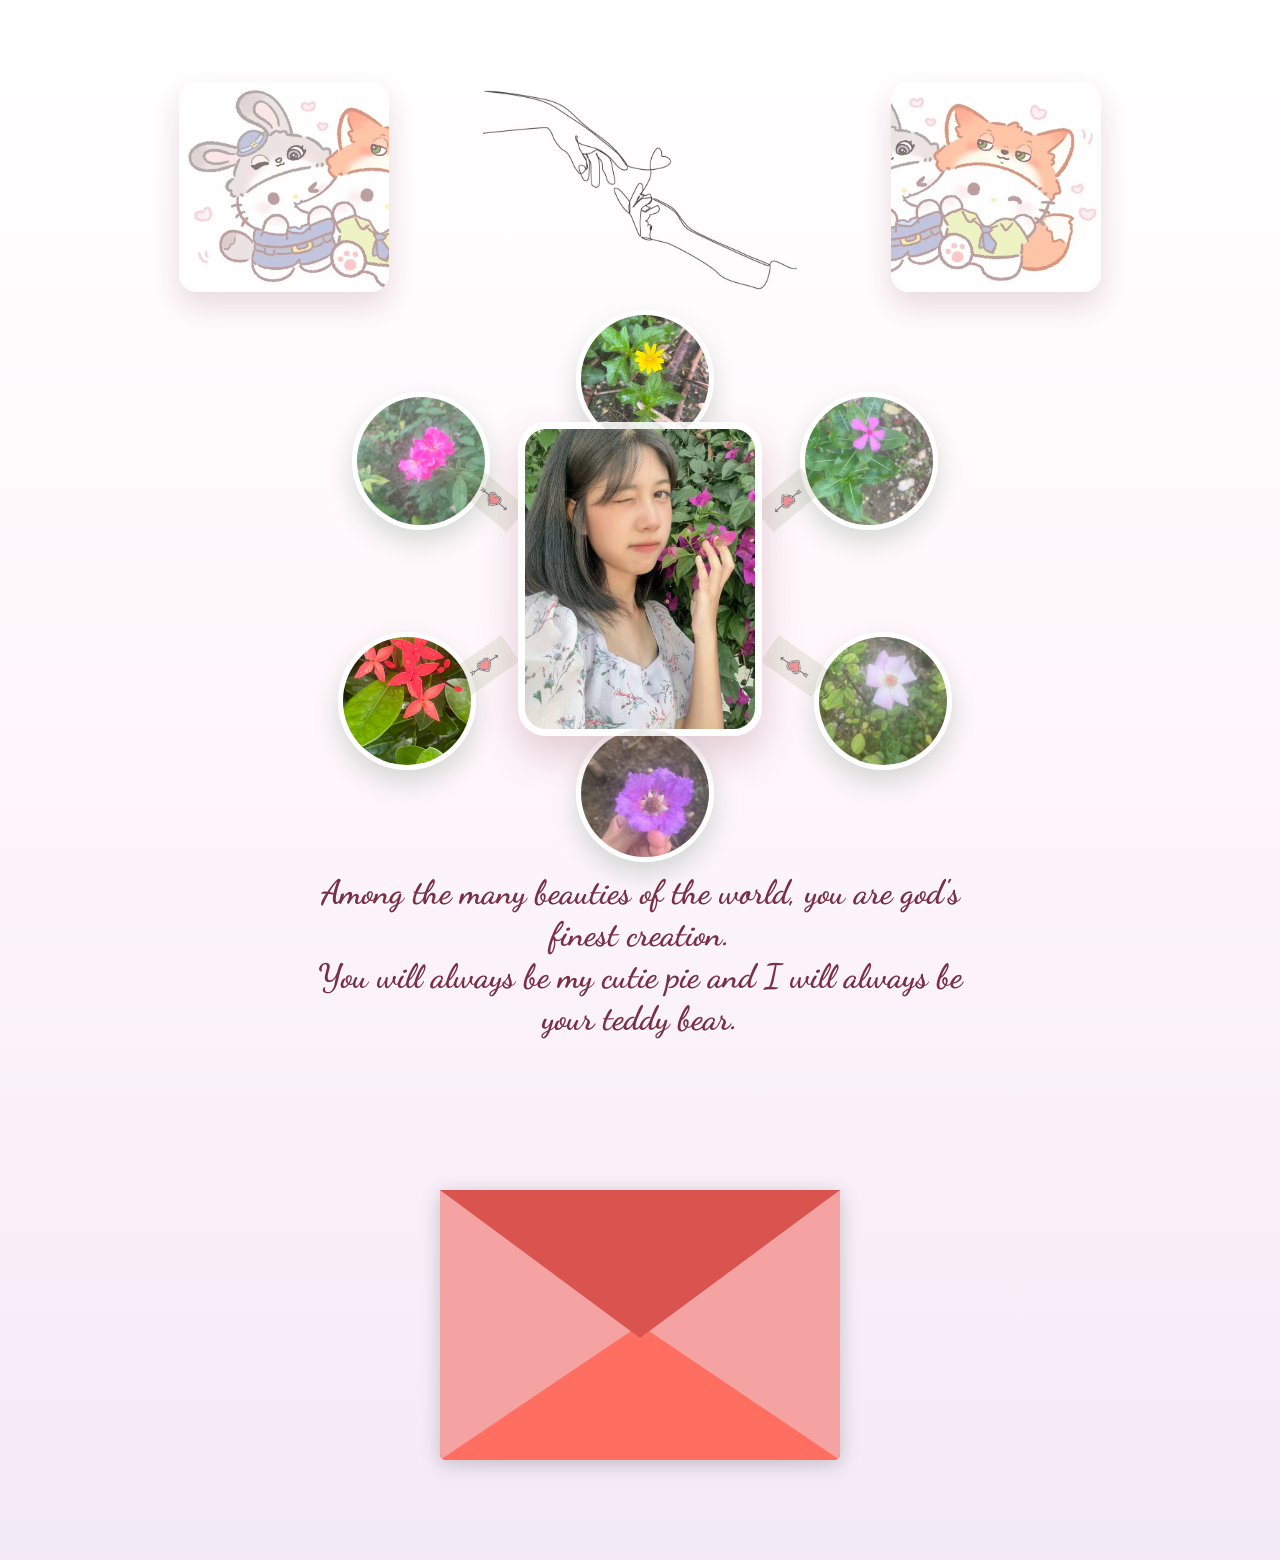
<file: index.html>
<!DOCTYPE html>
<html lang="en">
  <head>
    <meta charset="UTF-8" />
    <title>Happy 3th Monthsary!</title>
    <link rel="preconnect" href="https://fonts.googleapis.com" />
    <link rel="preconnect" href="https://fonts.gstatic.com" crossorigin />
    <link
      href="https://fonts.googleapis.com/css2?family=Dancing+Script:wght@400..700&display=swap"
      rel="stylesheet" />
    <link rel="stylesheet" href="love letter 2.css" />
  </head>
  <body>
    <!-- tiktok meowish -->
    <div class="envlope-wrapper">
      <img
        class="floating-photo photo-left"
        src="images/bunny-photo.jpg"
        alt="" />
      <img
        class="hands-art"
        src="images/hands-line-art.jpg"
        alt="" />
      <img
        class="floating-photo photo-right"
        src="images/fox-photo.jpg"
        alt="" />
      <section class="beauty-orbit" aria-label="Flower photo tribute">
        <div class="person-frame">
          <img src="images/finest-creation.jpg" alt="" />
        </div>
        <div class="flower-orbit flower-1">
          <img class="flower-photo" src="images/flower-yellow.jpg" alt="" />
          <img class="heart-arrow" src="images/heart-arrow.jpg" alt="" />
        </div>
        <div class="flower-orbit flower-2">
          <img class="flower-photo" src="images/flower-pink-simple.jpg" alt="" />
          <img class="heart-arrow" src="images/heart-arrow.jpg" alt="" />
        </div>
        <div class="flower-orbit flower-3">
          <img class="flower-photo" src="images/flower-soft-pink.jpg" alt="" />
          <img class="heart-arrow" src="images/heart-arrow.jpg" alt="" />
        </div>
        <div class="flower-orbit flower-4">
          <img class="flower-photo" src="images/flower-purple.jpg" alt="" />
          <img class="heart-arrow" src="images/heart-arrow.jpg" alt="" />
        </div>
        <div class="flower-orbit flower-5">
          <img class="flower-photo" src="images/flower-red.jpg" alt="" />
          <img class="heart-arrow" src="images/heart-arrow.jpg" alt="" />
        </div>
        <div class="flower-orbit flower-6">
          <img class="flower-photo" src="images/flower-hot-pink.jpg" alt="" />
          <img class="heart-arrow" src="images/heart-arrow.jpg" alt="" />
        </div>
        <p class="beauty-caption">
          Among the many beauties of the world, you are god's finest creation.<br />
          You will always be my cutie pie and I will always be your teddy bear.
        </p>
      </section>
      <div id="envelope" class="close">
        <div class="front flap"></div>
        <div class="front pocket"></div>
        <div class="letter">
          <div class="words line1">သို့/ကလေးလေးရတီစီ</div>
          <div class="words line2">ကို့ဘ၀ထဲကလေးလေးရောက်လာတဲ့၃လတွင်းမှာပဲများရီးပြောင်းလဲခဲ့ပါတယ်တစ််သက်လုံးစာမရခဲ့တဲ့နွေးထွေးမှုတွေကလေးလေးနဲ့မှသိလာရပါတယ်</div>
          <div class="words line3">ကိုတိုင်လည်းနွေးထွေးမှုတွေပြရမှာမရှက်တော့ဘူး</div>
          <div class="words line4">ကလေးလေးကိုအမြဲချစ်နေမယ်အဲ့တာကကတိဆိုတာထက်အမှန်တရားပါပဲ</div>
        </div>
        <div class="hearts">
          <div class="heart a1"></div>
          <div class="heart a2"></div>
          <div class="heart a3"></div>
        </div>
      </div>
    </div>
    <script src="https://cdnjs.cloudflare.com/ajax/libs/jquery/3.5.1/jquery.min.js"></script>
    <script src="love letter 2.js"></script>
  </body>
</html>
</file>
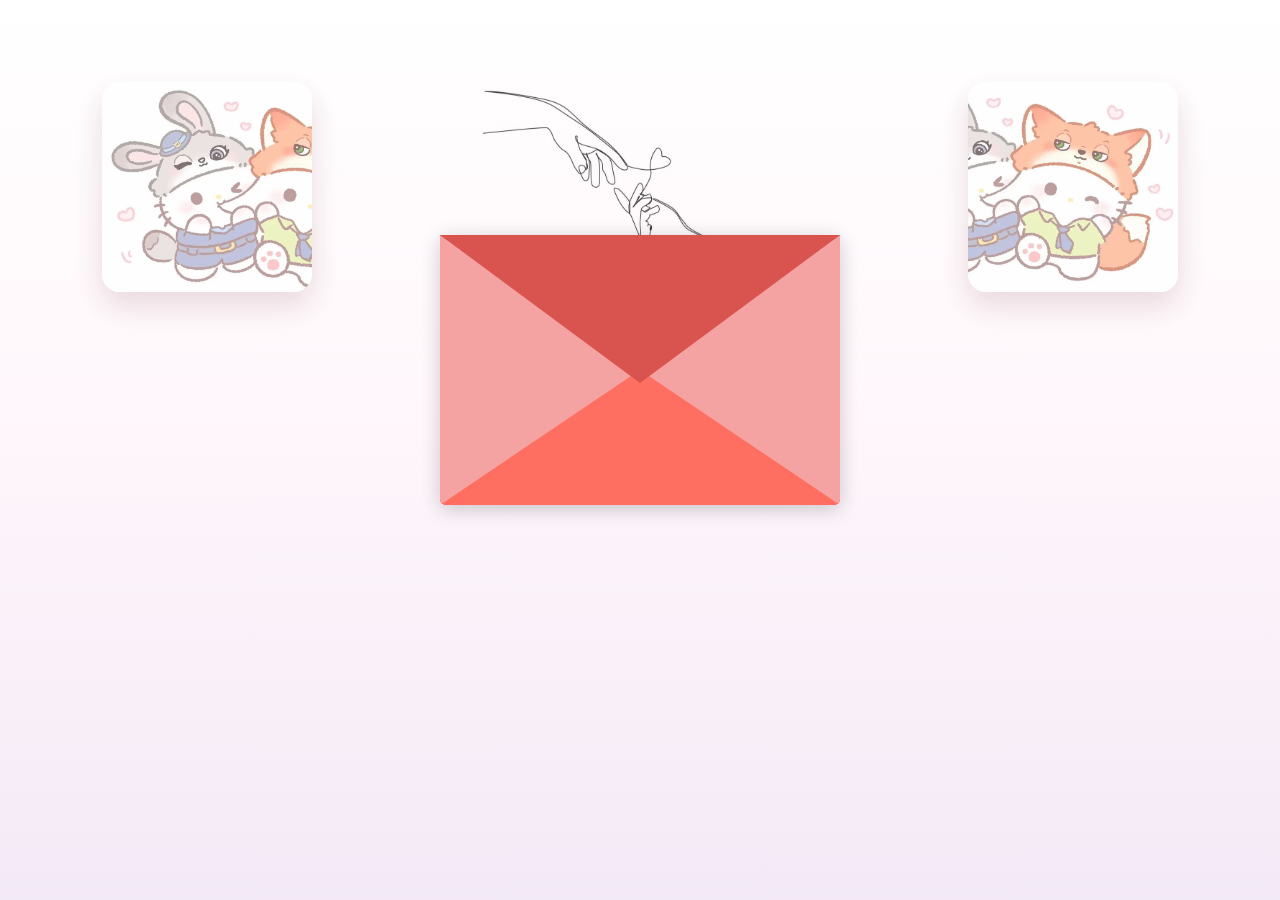
<file: love letter2 code/index.html>
<!DOCTYPE html>
<html lang="en">
  <head>
    <meta charset="UTF-8" />
    <title>Love letter for crush</title>
    <link rel="preconnect" href="https://fonts.googleapis.com" />
    <link rel="preconnect" href="https://fonts.gstatic.com" crossorigin />
    <link
      href="https://fonts.googleapis.com/css2?family=Dancing+Script:wght@400..700&display=swap"
      rel="stylesheet" />
    <link rel="stylesheet" href="love letter 2.css" />
  </head>
  <body>
    <!-- tiktok meowish -->
    <div class="envlope-wrapper">
      <img
        class="floating-photo photo-left"
        src="images/bunny-photo.jpg"
        alt="" />
      <img
        class="hands-art"
        src="images/hands-line-art.jpg"
        alt="" />
      <img
        class="floating-photo photo-right"
        src="images/fox-photo.jpg"
        alt="" />
      <div id="envelope" class="close">
        <div class="front flap"></div>
        <div class="front pocket"></div>
        <div class="letter">
          <div class="words line1">သို့/ကလေးလေးရတီစီ</div>
          <div class="words line2">ကို့ဘ၀ထဲကလေးလေးရောက်လာတဲ့၃လတွင်းမှာပဲများရီးပြောင်းလဲခဲ့ပါတယ်တစ််သက်လုံးစာမရခဲ့တဲ့နွေးထွေးမှုတွေကလေးလေးနဲ့မှသိလာရပါတယ်</div>
          <div class="words line3">ကိုတိုင်လည်းနွေးထွေးမှုတွေပြရမှာမရှက်တော့ဘူး</div>
          <div class="words line4">ကလေးလေးကိုအမြဲချစ်နေမယ်အဲ့တာကကတိဆိုတာထက်အမှန်တရားပါပဲ</div>
        </div>
        <div class="hearts">
          <div class="heart a1"></div>
          <div class="heart a2"></div>
          <div class="heart a3"></div>
        </div>
      </div>
    </div>
    <script src="https://cdnjs.cloudflare.com/ajax/libs/jquery/3.5.1/jquery.min.js"></script>
    <script src="love letter 2.js"></script>
  </body>
</html>
</file>
<file: love letter 2.css>
#envelope {
  position: relative;
  width: 400px;
  max-width: calc(100vw - 32px);
  height: 270px;
  border-bottom-left-radius: 6px;
  border-bottom-right-radius: 6px;
  margin: 320px auto 100px;
  top: 0;
  background-color: #d9534f; /* Warm romantic red */
  box-shadow: 0 4px 20px rgba(0, 0, 0, 0.2);
}

.front {
  position: absolute;
  width: 0;
  height: 0;
  z-index: 3;
}

.flap {
  border-left: 200px solid transparent;
  border-right: 200px solid transparent;
  border-bottom: 122px solid transparent;
  /* a little smaller */
  border-top: 148px solid #d9534f; /* Same romantic red */
  /* a little larger */
  transform-origin: top;
  pointer-events: none;
}

.pocket {
  border-left: 200px solid #f5a3a2; /* Soft pinkish red for the pocket */
  border-right: 200px solid #f5a3a2;
  border-bottom: 135px solid #ff6f61; /* Lighter romantic red */
  border-top: 135px solid transparent;
  border-bottom-left-radius: 6px;
  border-bottom-right-radius: 6px;
}

.letter {
  position: relative;
  background-color: #fff;
  width: 86%;
  margin-left: auto;
  margin-right: auto;
  height: 88%;
  top: 6%;
  border-radius: 6px;
  box-shadow: 0 2px 26px rgba(0, 0, 0, 0.12);
  font-family: "Dancing Script", cursive;
  box-sizing: border-box;
  display: flex;
  flex-direction: column;
  gap: 6px;
  overflow: hidden;
  padding: 14px 18px;
}

.letter:after {
  content: "";
  position: absolute;
  top: 0;
  bottom: 0;
  left: 0;
  right: 0;
}

.words {
  position: relative;
  width: 100%;
  background-color: transparent;
  color: #7a2f45;
  line-height: 1.35;
  overflow-wrap: anywhere;
  word-break: break-word;
}

.words.line1 {
  font-size: 0.9rem;
  font-weight: 700;
  text-align: left;
}

.words.line2 {
  text-align: center;
  font-size: 0.95rem;
}

.words.line3 {
  font-size: 0.95rem;
  text-align: center;
}

.words.line4 {
  font-size: 0.95rem;
  text-align: center;
}

.open .flap {
  transform: rotateX(180deg);
  transition: transform 0.4s ease, z-index 0.6s;
  z-index: 1;
}

.close .flap {
  transform: rotateX(0deg);
  transition: transform 0.4s 0.6s ease, z-index 1s;
  z-index: 5;
}

.close .letter {
  transform: translateY(0px);
  transition: transform 0.55s ease, z-index 0s 0.55s;
  z-index: 1;
}

.open .letter {
  transform: translateY(-145px);
  transition: transform 0.55s 0.6s ease, z-index 0s 1.15s;
  z-index: 6;
}

.hearts {
  position: absolute;
  top: 135px;
  left: 0;
  right: 0;
  z-index: 2;
  transition: z-index 0s 0.55s;
}

.open .hearts {
  transition: z-index 0s 1.15s;
  z-index: 7;
}

.heart {
  position: absolute;
  bottom: 0;
  right: 10%;
  opacity: 0;
  pointer-events: none;
}

.heart:before,
.heart:after {
  position: absolute;
  content: "";
  left: 50px;
  top: 0;
  width: 50px;
  height: 80px;
  background: #e60073; /* Deep romantic pink */
  border-radius: 50px 50px 0 0;
  transform: rotate(-45deg);
  transform-origin: 0 100%;
  pointer-events: none;
}

.heart:after {
  left: 0;
  transform: rotate(45deg);
  transform-origin: 100% 100%;
}

.close .heart {
  opacity: 0;
  -webkit-animation: none;
  animation: none;
}

.a1 {
  left: 20%;
  transform: scale(0.6);
  -webkit-animation: slideUp 4s linear 1, sideSway 2s ease-in-out 4 alternate;
  -moz-animation: slideUp 4s linear 1, sideSway 2s ease-in-out 4 alternate;
  -webkit-animation-fill-mode: forwards;
  animation-fill-mode: forwards;
  -webkit-animation-delay: 1.2s;
  animation-delay: 1.2s;
}

.a2 {
  left: 55%;
  transform: scale(1);
  -webkit-animation: slideUp 5s linear 1, sideSway 4s ease-in-out 2 alternate;
  -moz-animation: slideUp 5s linear 1, sideSway 4s ease-in-out 2 alternate;
  -webkit-animation-fill-mode: forwards;
  animation-fill-mode: forwards;
  -webkit-animation-delay: 1.3s;
  animation-delay: 1.3s;
}

.a3 {
  left: 10%;
  transform: scale(0.8);
  -webkit-animation: slideUp 7s linear 1, sideSway 2s ease-in-out 6 alternate;
  -moz-animation: slideUp 7s linear 1, sideSway 2s ease-in-out 6 alternate;
  -webkit-animation-fill-mode: forwards;
  animation-fill-mode: forwards;
  -webkit-animation-delay: 1.4s;
  animation-delay: 1.4s;
}

@-webkit-keyframes slideUp {
  0% {
    opacity: 1;
    top: 0;
  }
  100% {
    opacity: 0;
    top: -600px;
  }
}
@keyframes slideUp {
  0% {
    opacity: 1;
    top: 0;
  }
  100% {
    opacity: 0;
    top: -600px;
  }
}
@-webkit-keyframes sideSway {
  0% {
    margin-left: 0px;
  }
  100% {
    margin-left: 50px;
  }
}
@keyframes sideSway {
  0% {
    margin-left: 0px;
  }
  100% {
    margin-left: 50px;
  }
}
body {
  background: linear-gradient(
    180deg,
    #fff 0%,
    #fff7fb 28%,
    #f0e6f6 72%,
    #f0e6f6 100%
  );
  background-size: 100% 160%;
  animation: softPageGlow 12s ease-in-out infinite alternate;
  min-height: 100vh;
  margin: 0;
  overflow-x: hidden;
}

.envlope-wrapper {
  position: relative;
  min-height: 1450px;
  overflow: hidden;
}

.floating-photo {
  position: absolute;
  width: 210px;
  max-width: 34vw;
  aspect-ratio: 1;
  object-fit: cover;
  border-radius: 18px;
  box-shadow: 0 14px 30px rgba(122, 47, 69, 0.18);
  opacity: 0.9;
  pointer-events: none;
  z-index: 0;
}

.photo-left {
  left: clamp(48px, 14vw, 240px);
  top: 82px;
  animation: floatLeft 6s ease-in-out infinite;
}

.photo-right {
  right: clamp(48px, 14vw, 240px);
  top: 82px;
  animation: floatRight 7s ease-in-out infinite;
}

.hands-art {
  position: absolute;
  left: 50%;
  top: 64px;
  width: min(350px, 36vw);
  transform: translateX(-50%);
  mix-blend-mode: multiply;
  opacity: 0.78;
  pointer-events: none;
  z-index: 0;
  animation: handFloat 8s ease-in-out infinite;
}

.beauty-orbit {
  position: relative;
  width: min(720px, calc(100vw - 32px));
  height: 560px;
  margin: 310px auto 0;
  pointer-events: none;
  z-index: 1;
}

.person-frame {
  position: absolute;
  left: 50%;
  top: 48%;
  width: 230px;
  height: 300px;
  transform: translate(-50%, -50%);
  border: 7px solid rgba(255, 255, 255, 0.86);
  border-radius: 28px;
  box-shadow: 0 18px 40px rgba(122, 47, 69, 0.22);
  overflow: hidden;
  z-index: 3;
}

.person-frame img,
.flower-photo {
  width: 100%;
  height: 100%;
  object-fit: cover;
  display: block;
}

.flower-orbit {
  position: absolute;
  width: 128px;
  height: 128px;
  animation: flowerDrift 5.5s ease-in-out infinite;
}

.flower-photo {
  border: 5px solid rgba(255, 255, 255, 0.9);
  border-radius: 50%;
  box-shadow: 0 12px 26px rgba(47, 95, 67, 0.2);
}

.heart-arrow {
  position: absolute;
  width: 62px;
  height: 32px;
  object-fit: cover;
  mix-blend-mode: multiply;
  opacity: 0.78;
}

.flower-1 {
  left: 50%;
  top: 0;
  transform: translateX(-50%);
}

.flower-1 .heart-arrow {
  left: 50%;
  top: 118px;
  transform: translateX(-50%) rotate(90deg);
}

.flower-2 {
  right: 72px;
  top: 82px;
  animation-delay: -0.8s;
}

.flower-2 .heart-arrow {
  left: -44px;
  top: 92px;
  transform: rotate(140deg);
}

.flower-3 {
  right: 58px;
  bottom: 110px;
  animation-delay: -1.6s;
}

.flower-3 .heart-arrow {
  left: -50px;
  top: 18px;
  transform: rotate(215deg);
}

.flower-4 {
  left: 50%;
  bottom: 18px;
  transform: translateX(-50%);
  animation-delay: -2.4s;
}

.flower-4 .heart-arrow {
  left: 50%;
  top: -28px;
  transform: translateX(-50%) rotate(-90deg);
}

.flower-5 {
  left: 58px;
  bottom: 110px;
  animation-delay: -3.2s;
}

.flower-5 .heart-arrow {
  right: -50px;
  top: 18px;
  transform: rotate(-35deg);
}

.flower-6 {
  left: 72px;
  top: 82px;
  animation-delay: -4s;
}

.flower-6 .heart-arrow {
  right: -44px;
  top: 92px;
  transform: rotate(40deg);
}

.beauty-caption {
  position: absolute;
  left: 50%;
  bottom: -170px;
  width: min(680px, calc(100vw - 36px));
  transform: translateX(-50%);
  margin: 0;
  color: #7a2f45;
  font-family: "Dancing Script", cursive;
  font-size: clamp(1.35rem, 3vw, 2.1rem);
  font-weight: 700;
  line-height: 1.25;
  text-align: center;
  text-shadow: 0 2px 0 rgba(255, 255, 255, 0.72);
}

@keyframes flowerDrift {
  0%,
  100% {
    margin-top: 0;
  }
  50% {
    margin-top: -12px;
  }
}

@keyframes softPageGlow {
  0% {
    background-position: 50% 0%;
  }
  100% {
    background-position: 50% 100%;
  }
}

@keyframes floatLeft {
  0%,
  100% {
    transform: translate(0, 0) rotate(-7deg);
  }
  50% {
    transform: translate(10px, -18px) rotate(-3deg);
  }
}

@keyframes floatRight {
  0%,
  100% {
    transform: translate(0, 0) rotate(6deg);
  }
  50% {
    transform: translate(-12px, 16px) rotate(2deg);
  }
}

@keyframes handFloat {
  0%,
  100% {
    transform: translateX(-50%) translateY(0) scale(1);
  }
  50% {
    transform: translateX(-50%) translateY(-10px) scale(1.02);
  }
}

@media (max-width: 440px) {
  #envelope {
    width: 340px;
    height: 240px;
    margin: 310px auto 90px;
    top: 0;
  }

  .flap {
    border-left-width: 170px;
    border-right-width: 170px;
    border-bottom-width: 108px;
    border-top-width: 132px;
  }

  .pocket {
    border-left-width: 170px;
    border-right-width: 170px;
    border-bottom-width: 120px;
    border-top-width: 120px;
  }

  .letter {
    padding: 12px 14px;
  }

  .words.line1 {
    font-size: 0.82rem;
  }

  .words.line2,
  .words.line3,
  .words.line4 {
    font-size: 0.86rem;
  }

  .open .letter {
    transform: translateY(-130px);
  }

  .hearts {
    top: 120px;
  }

  .envlope-wrapper {
    min-height: 1460px;
  }

  .floating-photo {
    width: 145px;
    max-width: 42vw;
    border-radius: 14px;
  }

  .photo-left {
    left: 42px;
    top: 64px;
  }

  .photo-right {
    right: 42px;
    top: 64px;
  }

  .hands-art {
    top: 190px;
    width: 240px;
    max-width: 70vw;
    opacity: 0.72;
  }

  .beauty-orbit {
    width: min(390px, calc(100vw - 16px));
    height: 520px;
    margin-top: 340px;
  }

  .person-frame {
    width: 170px;
    height: 225px;
    border-radius: 22px;
  }

  .flower-orbit {
    width: 86px;
    height: 86px;
  }

  .heart-arrow {
    width: 42px;
    height: 22px;
  }

  .flower-1 {
    top: 12px;
  }

  .flower-1 .heart-arrow {
    top: 78px;
  }

  .flower-2 {
    right: 18px;
    top: 92px;
  }

  .flower-2 .heart-arrow {
    left: -30px;
    top: 64px;
  }

  .flower-3 {
    right: 14px;
    bottom: 122px;
  }

  .flower-3 .heart-arrow {
    left: -32px;
    top: 12px;
  }

  .flower-4 {
    bottom: 24px;
  }

  .flower-4 .heart-arrow {
    top: -20px;
  }

  .flower-5 {
    left: 14px;
    bottom: 122px;
  }

  .flower-5 .heart-arrow {
    right: -32px;
    top: 12px;
  }

  .flower-6 {
    left: 18px;
    top: 92px;
  }

  .flower-6 .heart-arrow {
    right: -30px;
    top: 64px;
  }

  .beauty-caption {
    bottom: -180px;
    font-size: 1.35rem;
  }
}
</file>
<file: love letter2 code/love letter 2.css>
#envelope {
  position: relative;
  width: 400px;
  max-width: calc(100vw - 32px);
  height: 270px;
  border-bottom-left-radius: 6px;
  border-bottom-right-radius: 6px;
  margin-left: auto;
  margin-right: auto;
  top: 235px;
  background-color: #d9534f; /* Warm romantic red */
  box-shadow: 0 4px 20px rgba(0, 0, 0, 0.2);
}

.front {
  position: absolute;
  width: 0;
  height: 0;
  z-index: 3;
}

.flap {
  border-left: 200px solid transparent;
  border-right: 200px solid transparent;
  border-bottom: 122px solid transparent;
  /* a little smaller */
  border-top: 148px solid #d9534f; /* Same romantic red */
  /* a little larger */
  transform-origin: top;
  pointer-events: none;
}

.pocket {
  border-left: 200px solid #f5a3a2; /* Soft pinkish red for the pocket */
  border-right: 200px solid #f5a3a2;
  border-bottom: 135px solid #ff6f61; /* Lighter romantic red */
  border-top: 135px solid transparent;
  border-bottom-left-radius: 6px;
  border-bottom-right-radius: 6px;
}

.letter {
  position: relative;
  background-color: #fff;
  width: 86%;
  margin-left: auto;
  margin-right: auto;
  height: 88%;
  top: 6%;
  border-radius: 6px;
  box-shadow: 0 2px 26px rgba(0, 0, 0, 0.12);
  font-family: "Dancing Script", cursive;
  box-sizing: border-box;
  display: flex;
  flex-direction: column;
  gap: 6px;
  overflow: hidden;
  padding: 14px 18px;
}

.letter:after {
  content: "";
  position: absolute;
  top: 0;
  bottom: 0;
  left: 0;
  right: 0;
}

.words {
  position: relative;
  width: 100%;
  background-color: transparent;
  color: #7a2f45;
  line-height: 1.35;
  overflow-wrap: anywhere;
  word-break: break-word;
}

.words.line1 {
  font-size: 0.9rem;
  font-weight: 700;
  text-align: left;
}

.words.line2 {
  text-align: center;
  font-size: 0.95rem;
}

.words.line3 {
  font-size: 0.95rem;
  text-align: center;
}

.words.line4 {
  font-size: 0.95rem;
  text-align: center;
}

.open .flap {
  transform: rotateX(180deg);
  transition: transform 0.4s ease, z-index 0.6s;
  z-index: 1;
}

.close .flap {
  transform: rotateX(0deg);
  transition: transform 0.4s 0.6s ease, z-index 1s;
  z-index: 5;
}

.close .letter {
  transform: translateY(0px);
  transition: transform 0.55s ease, z-index 0s 0.55s;
  z-index: 1;
}

.open .letter {
  transform: translateY(-145px);
  transition: transform 0.55s 0.6s ease, z-index 0s 1.15s;
  z-index: 6;
}

.hearts {
  position: absolute;
  top: 135px;
  left: 0;
  right: 0;
  z-index: 2;
  transition: z-index 0s 0.55s;
}

.open .hearts {
  transition: z-index 0s 1.15s;
  z-index: 7;
}

.heart {
  position: absolute;
  bottom: 0;
  right: 10%;
  opacity: 0;
  pointer-events: none;
}

.heart:before,
.heart:after {
  position: absolute;
  content: "";
  left: 50px;
  top: 0;
  width: 50px;
  height: 80px;
  background: #e60073; /* Deep romantic pink */
  border-radius: 50px 50px 0 0;
  transform: rotate(-45deg);
  transform-origin: 0 100%;
  pointer-events: none;
}

.heart:after {
  left: 0;
  transform: rotate(45deg);
  transform-origin: 100% 100%;
}

.close .heart {
  opacity: 0;
  -webkit-animation: none;
  animation: none;
}

.a1 {
  left: 20%;
  transform: scale(0.6);
  -webkit-animation: slideUp 4s linear 1, sideSway 2s ease-in-out 4 alternate;
  -moz-animation: slideUp 4s linear 1, sideSway 2s ease-in-out 4 alternate;
  -webkit-animation-fill-mode: forwards;
  animation-fill-mode: forwards;
  -webkit-animation-delay: 1.2s;
  animation-delay: 1.2s;
}

.a2 {
  left: 55%;
  transform: scale(1);
  -webkit-animation: slideUp 5s linear 1, sideSway 4s ease-in-out 2 alternate;
  -moz-animation: slideUp 5s linear 1, sideSway 4s ease-in-out 2 alternate;
  -webkit-animation-fill-mode: forwards;
  animation-fill-mode: forwards;
  -webkit-animation-delay: 1.3s;
  animation-delay: 1.3s;
}

.a3 {
  left: 10%;
  transform: scale(0.8);
  -webkit-animation: slideUp 7s linear 1, sideSway 2s ease-in-out 6 alternate;
  -moz-animation: slideUp 7s linear 1, sideSway 2s ease-in-out 6 alternate;
  -webkit-animation-fill-mode: forwards;
  animation-fill-mode: forwards;
  -webkit-animation-delay: 1.4s;
  animation-delay: 1.4s;
}

@-webkit-keyframes slideUp {
  0% {
    opacity: 1;
    top: 0;
  }
  100% {
    opacity: 0;
    top: -600px;
  }
}
@keyframes slideUp {
  0% {
    opacity: 1;
    top: 0;
  }
  100% {
    opacity: 0;
    top: -600px;
  }
}
@-webkit-keyframes sideSway {
  0% {
    margin-left: 0px;
  }
  100% {
    margin-left: 50px;
  }
}
@keyframes sideSway {
  0% {
    margin-left: 0px;
  }
  100% {
    margin-left: 50px;
  }
}
body {
  background: linear-gradient(
    180deg,
    #fff 0%,
    #fff7fb 28%,
    #f0e6f6 72%,
    #f0e6f6 100%
  );
  background-size: 100% 160%;
  animation: softPageGlow 12s ease-in-out infinite alternate;
  min-height: 100vh;
  margin: 0;
  overflow-x: hidden;
}

.envlope-wrapper {
  position: relative;
  min-height: 650px;
  overflow: hidden;
}

.floating-photo {
  position: absolute;
  width: 210px;
  max-width: 34vw;
  aspect-ratio: 1;
  object-fit: cover;
  border-radius: 18px;
  box-shadow: 0 14px 30px rgba(122, 47, 69, 0.18);
  opacity: 0.9;
  pointer-events: none;
  z-index: 0;
}

.photo-left {
  left: clamp(16px, 8vw, 130px);
  top: 82px;
  animation: floatLeft 6s ease-in-out infinite;
}

.photo-right {
  right: clamp(16px, 8vw, 130px);
  top: 82px;
  animation: floatRight 7s ease-in-out infinite;
}

.hands-art {
  position: absolute;
  left: 50%;
  top: 64px;
  width: min(350px, 36vw);
  transform: translateX(-50%);
  mix-blend-mode: multiply;
  opacity: 0.78;
  pointer-events: none;
  z-index: 0;
  animation: handFloat 8s ease-in-out infinite;
}

@keyframes softPageGlow {
  0% {
    background-position: 50% 0%;
  }
  100% {
    background-position: 50% 100%;
  }
}

@keyframes floatLeft {
  0%,
  100% {
    transform: translate(0, 0) rotate(-7deg);
  }
  50% {
    transform: translate(10px, -18px) rotate(-3deg);
  }
}

@keyframes floatRight {
  0%,
  100% {
    transform: translate(0, 0) rotate(6deg);
  }
  50% {
    transform: translate(-12px, 16px) rotate(2deg);
  }
}

@keyframes handFloat {
  0%,
  100% {
    transform: translateX(-50%) translateY(0) scale(1);
  }
  50% {
    transform: translateX(-50%) translateY(-10px) scale(1.02);
  }
}

@media (max-width: 440px) {
  #envelope {
    width: 340px;
    height: 240px;
    top: 260px;
  }

  .flap {
    border-left-width: 170px;
    border-right-width: 170px;
    border-bottom-width: 108px;
    border-top-width: 132px;
  }

  .pocket {
    border-left-width: 170px;
    border-right-width: 170px;
    border-bottom-width: 120px;
    border-top-width: 120px;
  }

  .letter {
    padding: 12px 14px;
  }

  .words.line1 {
    font-size: 0.82rem;
  }

  .words.line2,
  .words.line3,
  .words.line4 {
    font-size: 0.86rem;
  }

  .open .letter {
    transform: translateY(-130px);
  }

  .hearts {
    top: 120px;
  }

  .envlope-wrapper {
    min-height: 690px;
  }

  .floating-photo {
    width: 145px;
    max-width: 42vw;
    border-radius: 14px;
  }

  .photo-left {
    left: 12px;
    top: 64px;
  }

  .photo-right {
    right: 12px;
    top: 64px;
  }

  .hands-art {
    top: 190px;
    width: 240px;
    max-width: 70vw;
    opacity: 0.72;
  }
}
</file>
